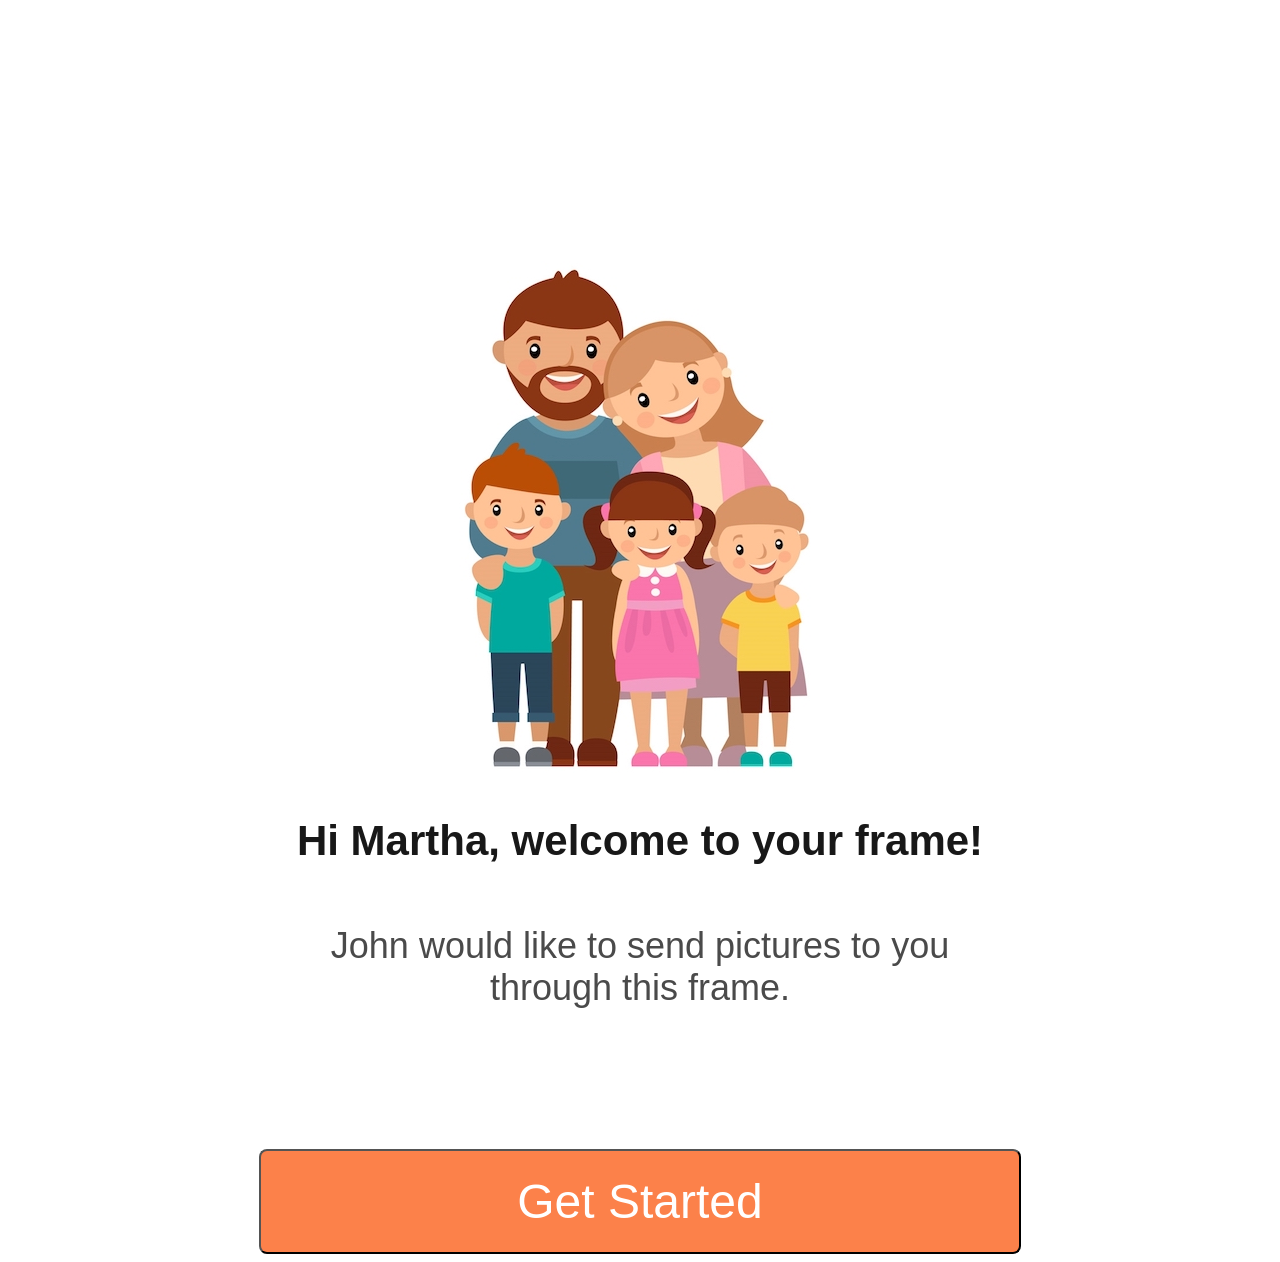
<file: index.html>
<!DOCTYPE html>
<html lang="en" dir="ltr">
  <head>
    <meta charset="utf-8">
    <title></title>
    <link rel="stylesheet" href="static/css/style.css" />
  </head>
  <body>
    <div>
      <img src="static/img/family.jpg" alt="Happy family" style="margin-top:20%"></img>
      <h1>Hi Martha, welcome to your frame!</h1>
      <h2 style="margin-top: 60px; margin-bottom:140px;">John would like to send pictures to you <br/> through this frame.</h2>
      <a href="Notifscreen.html">
        <button class="primary_button" type="button" name="button">Get Started</button>
      </a>
    </div>
  </body>
</html>
</file>
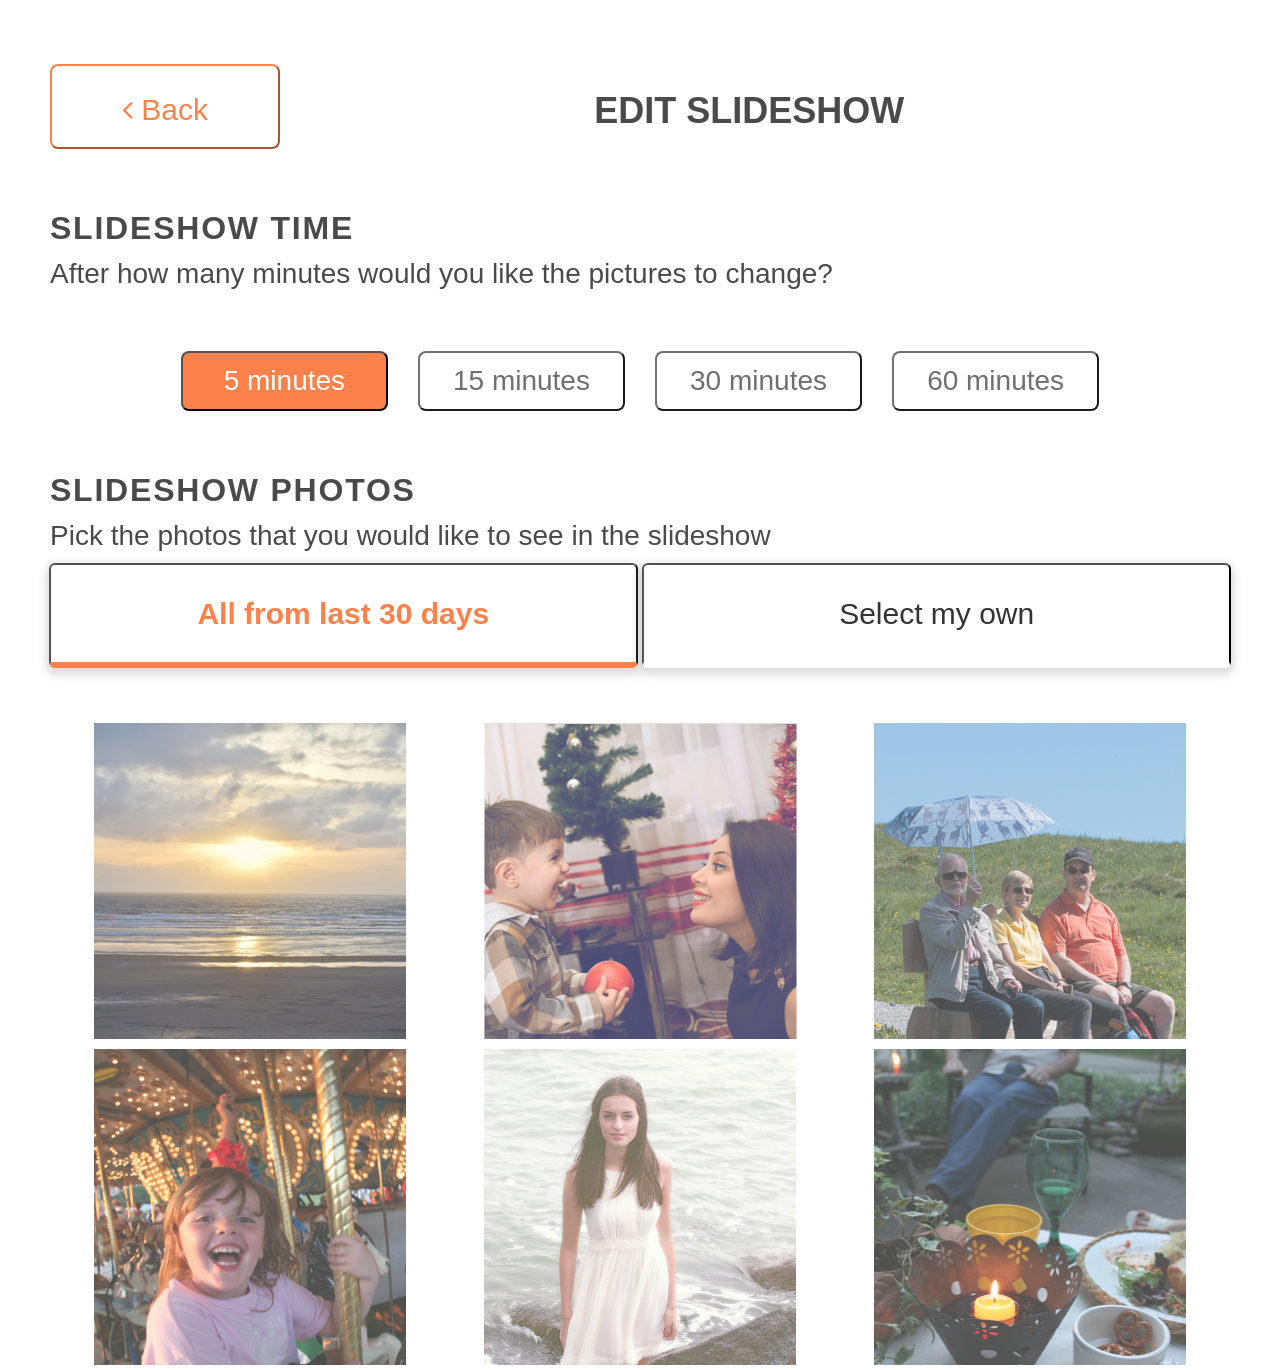
<file: edit_show.html>
<!DOCTYPE html>
<html lang="en" dir="ltr">
  <head>
    <meta charset="utf-8">
    <meta name="viewport" content="width=device-width, initial-scale=1">
    <link rel="stylesheet" href="https://maxcdn.bootstrapcdn.com/bootstrap/3.3.7/css/bootstrap.min.css">
    <script src="https://ajax.googleapis.com/ajax/libs/jquery/3.3.1/jquery.min.js"></script>
    <script src="https://maxcdn.bootstrapcdn.com/bootstrap/3.3.7/js/bootstrap.min.js"></script>
    <link rel="stylesheet" href="https://cdnjs.cloudflare.com/ajax/libs/font-awesome/4.7.0/css/font-awesome.min.css">
    <link rel="stylesheet" href="static/css/style.css"/>
    <script type="text/javascript" src="main.js"></script>
    <title></title>
  </head>
  <body>
    <div class="row" style="margin-top: 5%;">
      <div class="col-md-2">
        <a href="gallery.html">
          <button class="secondary_button_small" style="width: 230px; margin-left: 50px;">
            <i class="fa fa-angle-left"></i>
            Back
          </button>
        </a>
      </div>
      <div>
        <p class="title">EDIT SLIDESHOW</p>
      </div>
    </div>

    <div>
      <p class="heading">SLIDESHOW TIME</p>
      <p class="sub-heading">After how many minutes would you like the pictures to change?</p>
      <div class="row">
        <button class="time-button">5 minutes</button>
        <button class="time_button_inactive">15 minutes</button>
        <button class="time_button_inactive">30 minutes</button>
        <button class="time_button_inactive">60 minutes</button>
      </div>
    </div>

    <div class="photo_section">
      <p class="heading">SLIDESHOW PHOTOS</p>
      <p class="sub-heading">Pick the photos that you would like to see in the slideshow</p>
      <div class="row">
        <button class="tab-button button-active" id="first" value="first" onclick="switchTabs(this)">All from last 30 days</button>
        <button class="tab-button" id="second" value="second" onclick="switchTabs(this)">Select my own</button>
      </div>

      <div id="photogallery">
        <div class="container">
          <div class="row">
            <div class="col-md-4">
              <img class="picadjust" src="static/img/gal1.png" alt="Gallery picture 1">
            </div>
            <div class="col-md-4" class="photolayout">
              <img class="picadjust" src="static/img/gal2.png" id="girl" alt="Gallery picture 2" onclick="addCheck(this,'girl')">
            </div>
            <div class="col-md-4">
              <img class="picadjust" src="static/img/gal3.png" id="group" alt="Gallery picture 3" onclick="addCheck(this,'old')">
            </div>
          </div>
        <div class="row">
            <div class="col-md-4">
              <img class="picadjust" src="static/img/gal4.png" alt="Gallery picture 4">
            </div>
            <div class="col-md-4">
              <img class="picadjust" src="static/img/gal5.png" alt="Gallery picture 5">
            </div>
            <div class="col-md-4">
              <img class="picadjust" src="static/img/gal6.png" alt="Gallery picture 6">
            </div>
          </div>
        </div>
      </div>

      <div class="edit_buttons fixed_bottom">
        <a href="edit_show.html">
            <button class="secondary_button_small" type="button" name="button">CANCEL</button>
        </a>
        <a href="image_view.html">
            <button class="primary_button_small" type="button" name="button" style="margin-left:5%">APPLY</button>
        </a>
      </div>
    </div>
  </body>
</html>
</file>
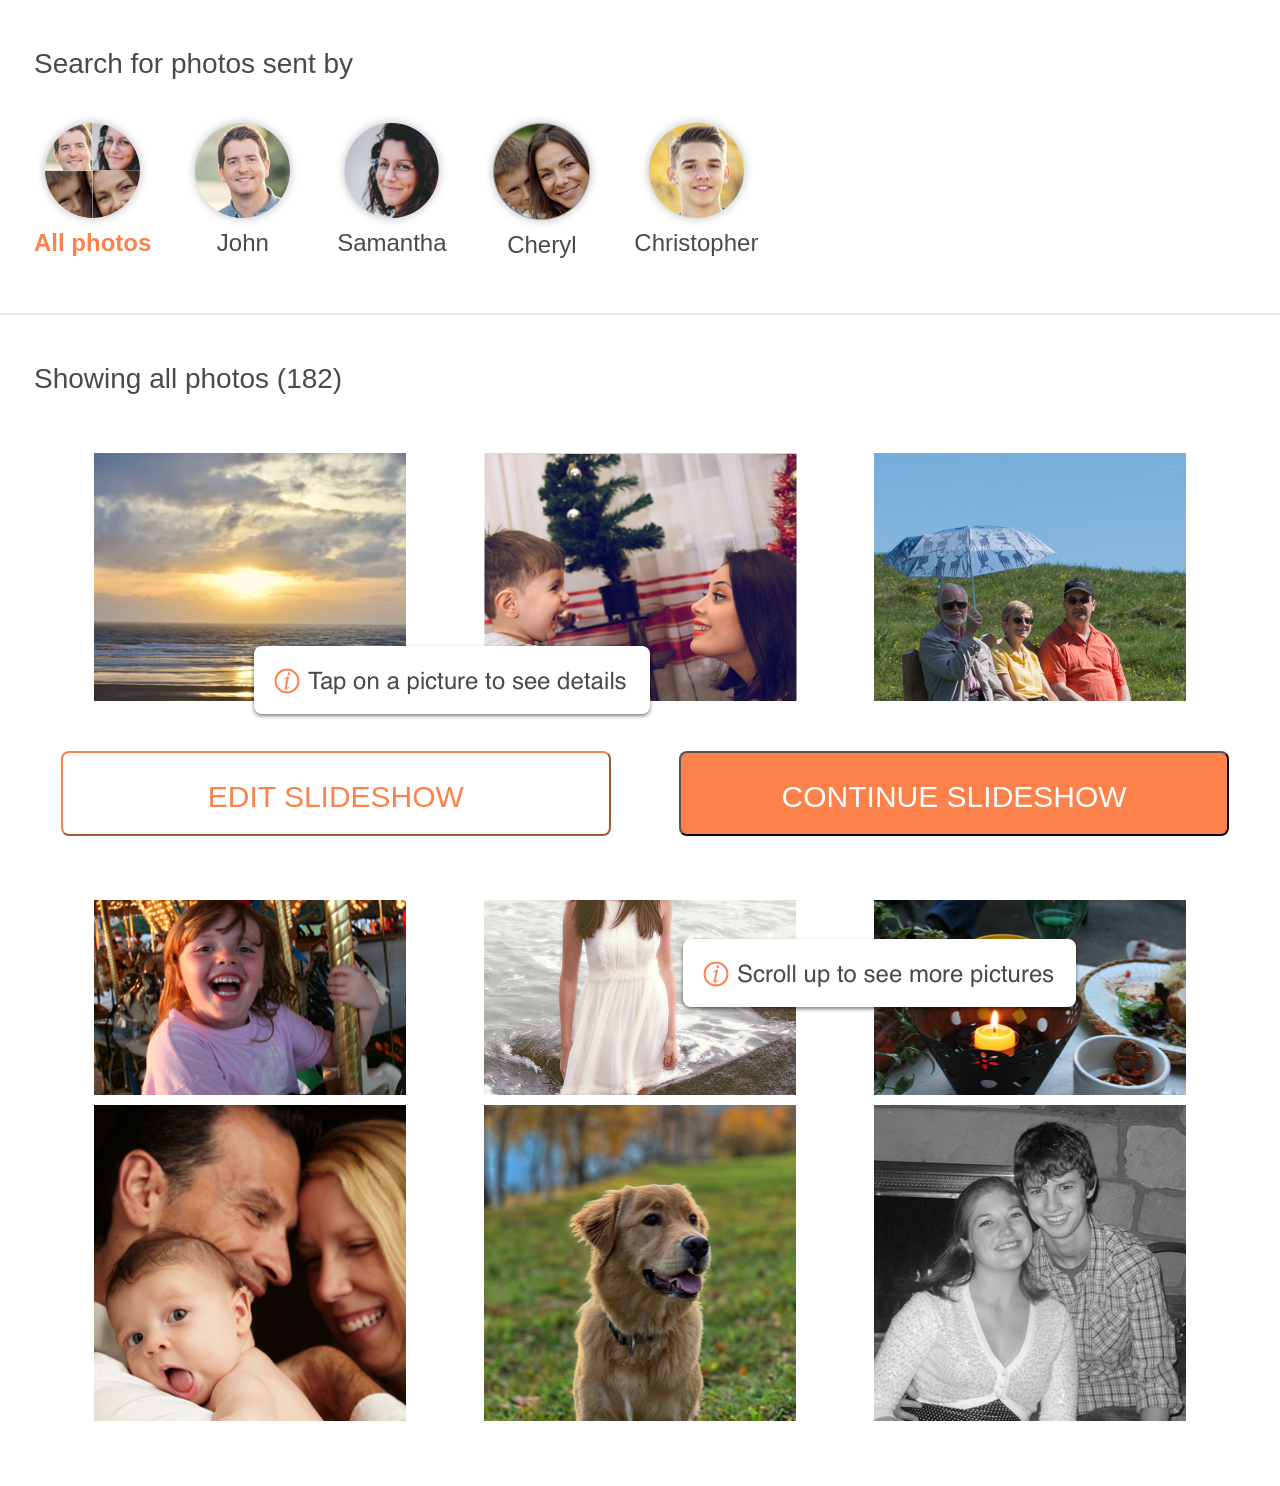
<file: gallery.html>
<!DOCTYPE html>
<html lang="en" dir="ltr">
  <head>
    <meta charset="utf-8">
    <meta name="viewport" content="width=device-width, initial-scale=1">
    <link rel="stylesheet" href="https://maxcdn.bootstrapcdn.com/bootstrap/3.3.7/css/bootstrap.min.css">
    <script src="https://ajax.googleapis.com/ajax/libs/jquery/3.3.1/jquery.min.js"></script>
    <script src="https://maxcdn.bootstrapcdn.com/bootstrap/3.3.7/js/bootstrap.min.js"></script>
    <link rel="stylesheet" href="static/css/style.css"/>
    <title></title>
  </head>
  <body>
    <div>
      <h2 class="gallerysearch">Search for photos sent by</h2><br>
      <div>
        <div class="person">
          <img src="static/img/pic1.png" alt="View all photos"></img>
          <p class="gallerytext selected"> All photos </p>
        </div>
        <div class="person">
          <img src="static/img/pic2.png" alt="View all photos sent by John"></img>
          <p class="gallerytext"> John </p>
        </div>
        <div class="person">
          <img src="static/img/pic3.png" alt="View all photos sent by Samantha"></img>
          <p class="gallerytext"> Samantha </p>
        </div>
        <div class="person">
          <img src="static/img/pic4.png" alt="View all photos sent by Cheryl"></img>
          <p class="gallerytext"> Cheryl </p>
        </div>
        <div class="person">
          <img src="static/img/pic5.png" alt="View all photos sent by Christopher"></img>
          <p class="gallerytext"> Christopher </p>
        </div>
      </div>
      <br><br><br><br><br><br><br><br><br><hr class="line">
      <h2 class="gallerysearch">Showing all photos (182)</h2>
    </div>
    <div>
      <div class="container">
        <div class="row">
          <div class="col-md-4">
            <img src="static/img/info_tappicture.png" class="info_overlay"></img>
            <img class="picadjust" src="static/img/gal1.png" alt="Gallery picture 1">
          </div>
          <div class="col-md-4" class="photolayout">
            <img class="picadjust" src="static/img/gal2.png" alt="Gallery picture 2">
          </div>
          <div class="col-md-4">
            <img class="picadjust" src="static/img/gal3.png" alt="Gallery picture 3">
          </div>
        </div>
      <div class="row">
          <div class="col-md-4">
            <img src="static/img/info_scroll.png" class="info_overlay" style="left:160%; top:50%"></img>
            <img class="picadjust" src="static/img/gal4.png" alt="Gallery picture 4">
          </div>
          <div class="col-md-4">
            <img class="picadjust" src="static/img/gal5.png" alt="Gallery picture 5">
          </div>
          <div class="col-md-4">
            <img class="picadjust" src="static/img/gal6.png" alt="Gallery picture 6">
          </div>
        </div>
      <div class="row">
          <div class="col-md-4">
            <a href="image_view.html">
            <img class="picadjust" src="static/img/gal7.png" alt="Gallery picture 7">
            </a>
          </div>
          <div class="col-md-4">
            <img class="picadjust" src="static/img/gal8.png" alt="Gallery picture 8">
          </div>
          <div class="col-md-4">
            <img class="picadjust" src="static/img/gal9.png" alt="Gallery picture 9">
          </div>
        </div>
      </div>
    </div>
    <div class="fixed_bottom">
      <a href="edit_show.html">
          <button class="secondary_button_small" type="button" name="button">EDIT SLIDESHOW</button>
      </a>
      <a href="image_view.html">
          <button class="primary_button_small" type="button" name="button" style="margin-left:5%">CONTINUE SLIDESHOW</button>
      </a>
    </div>
    <br><br><br>
  </body>
</html>
</file>
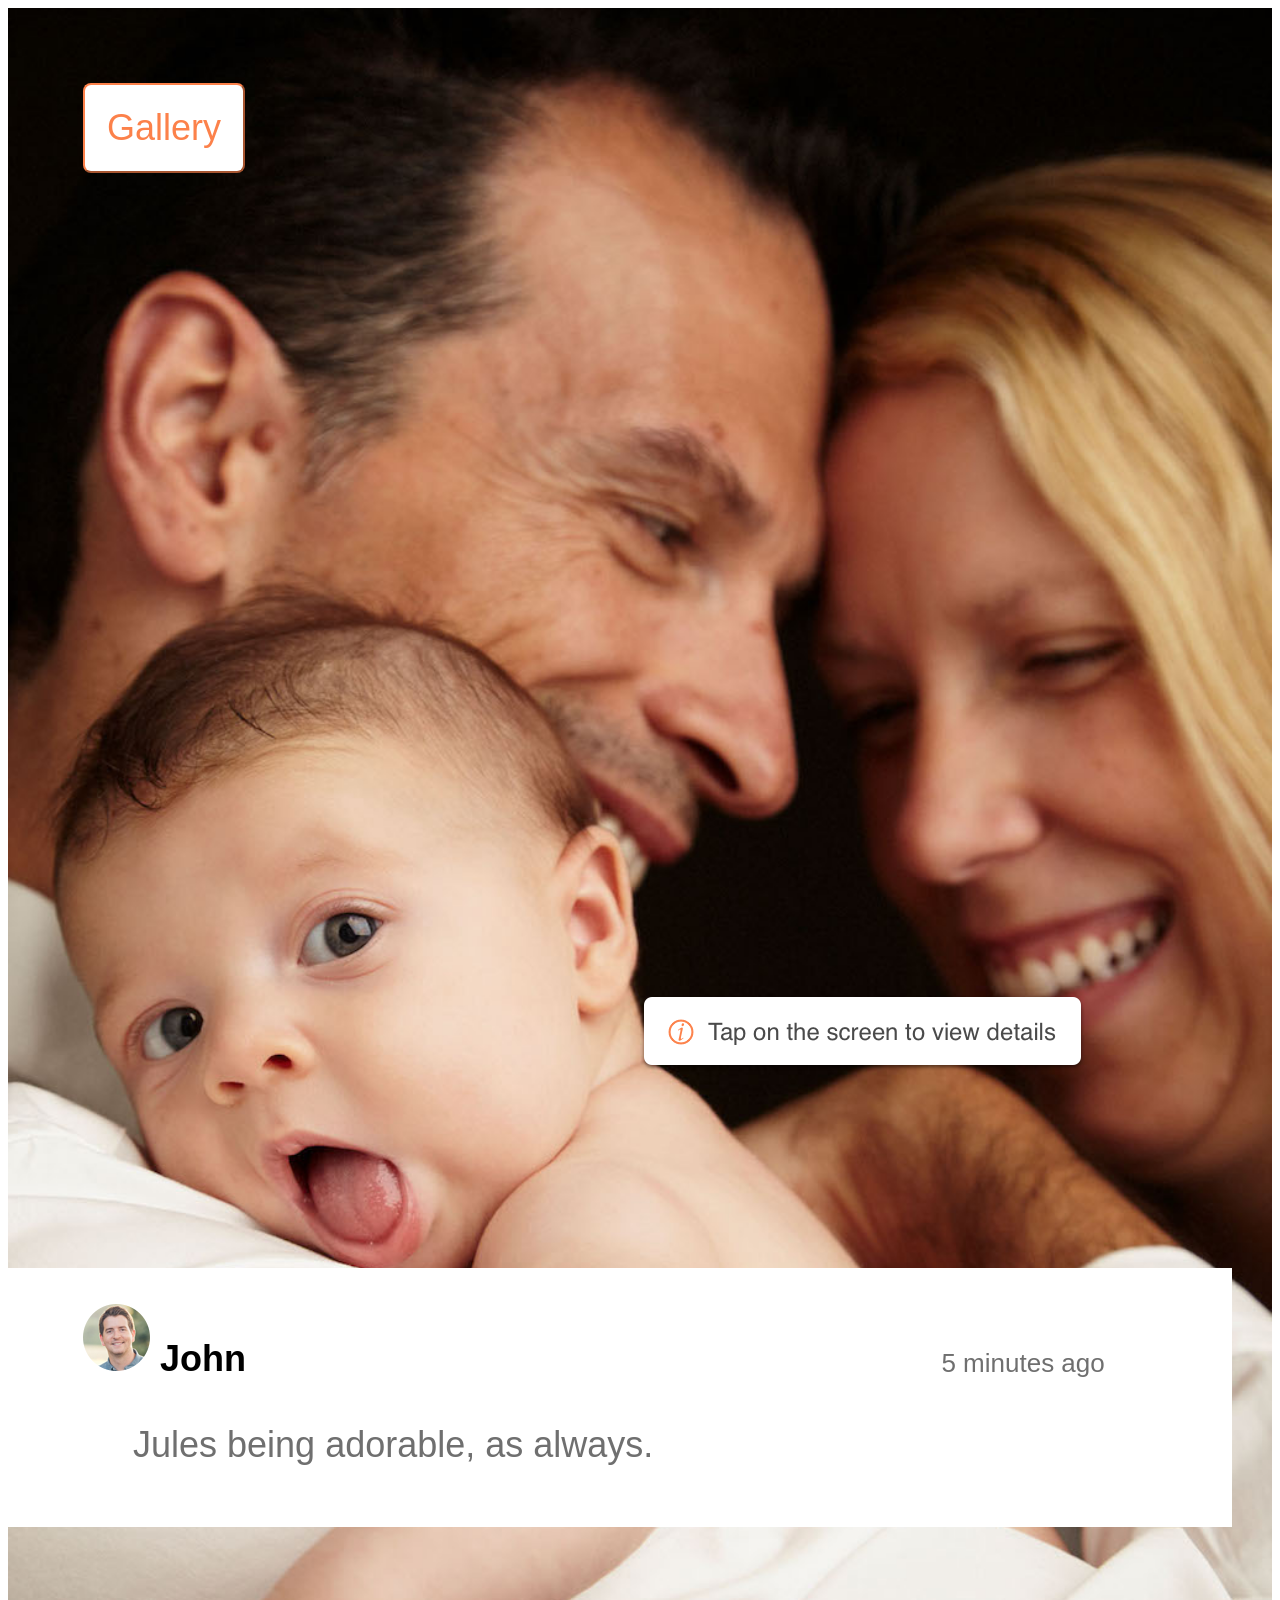
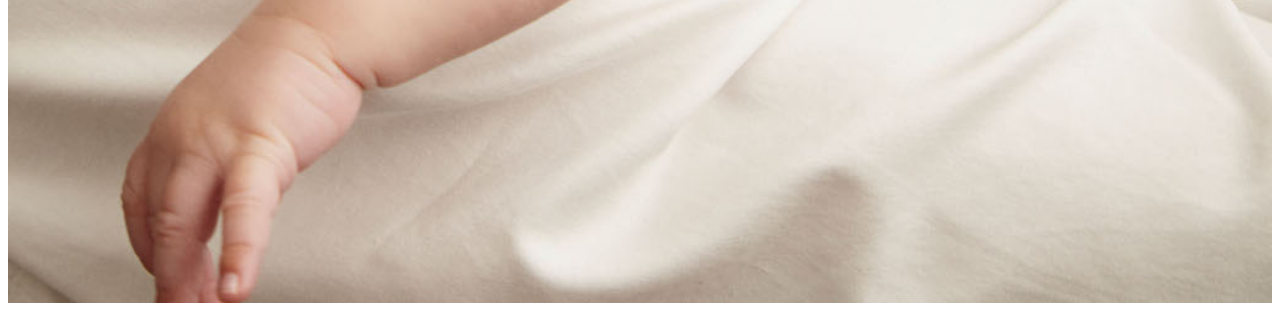
<file: image_view.html>
<!DOCTYPE html>
<html lang="en" dir="ltr">
  <head>
    <meta charset="utf-8">
    <meta name="viewport" content="width=device-width, initial-scale=1, maximum-scale=1" />
    <link rel="stylesheet" href="https://maxcdn.bootstrpcdn.com/bootstrap/3.3.7/css/bootstrap.min.css">
    <script src="https://ajax.googleapis.com/ajax/libs/jquery/3.3.1/jquery.min.js"></script>
    <script src="https://maxcdn.bootstrapcdn.com/bootstrap/3.3.7/js/bootstrap.min.js"></script>
    <link rel="stylesheet" href="static/css/style.css" />
    <script type="text/javascript" src="main.js"></script>
    <title></title>
  </head>
  <body>
    <div class="wrapper">
      <div id="display">
        <div class="mycontainer" onclick="showCTA()">
          <img src="static/img/baby2.jpg" style=""></img>
          <img src="static/img/info_tapscreen.png" id="tapscreen"class="info_overlay" style="top:52%"></img>
          <a href="gallery.html">
          <button class="secondary_button" id="gallery">Gallery</button> </a>
        </div>
        <div class="container caption">
          <div class="row" style="width: 100%; height: 120px;">
            <div class="col-md-9" style="float: left;width: 70%; height: 75px;">
              <div class="user">
                <p><img src="static/img/john_image.png"></img>
                John</p>
              </div>
            </div>
            <div class="col-md-3" style="height: 75px; width: 25%; float: right; margin-top: 5%;">
              <p class="time">5 minutes ago</p>
            </div>
          </div>
          <p class="message"> Jules being adorable, as always.</p>

          <div class="reply">
            <hr/>
            <textarea class="reply_input" placeholder="Write a reply for John" autofocus></textarea>
            <div class="row" id="reply_cta_buttons">
              <button class="secondary_button_small" onclick="hideReply()">CANCEL</button>
              <button class="primary_button_small" onclick="sendReply()" style="margin-left: 7%;">SEND</button>
            </div>
          </div>

          <div class="multiple_replies">
            <hr/>
            <img src="static/img/replies.png" style="margin-top: 50px; width: 100%">
          </div>

          <div class="row" id="cta_buttons">
            <button class="primary_button_small" onclick="writeReply()" style="margin-right: 5%;">REPLY</button>
            <button class="primary_button_small" onclick="makeCall()">CALL</button>
          </div>
        </div>
      </div>
      <div id="overlay">
        <a href="5823453932">
          <p class="name">John Mobile</p>
          <p class="number">+1 5823453932</p>
        </a>
        <hr/>
        <a href="5823453932">
          <p class="name">John Office</p>
          <p class="number">+1 5823453932</p>
        </a>
        <hr/>
        <div class="row">
          <button class="secondary_button_small" onclick="cancelCall()">CANCEL</button>
          <button class="primary_button_small" style="margin-left: 5%">CALL</button>
        </div>
      </div>
    </div>
  </body>
</html>
</file>
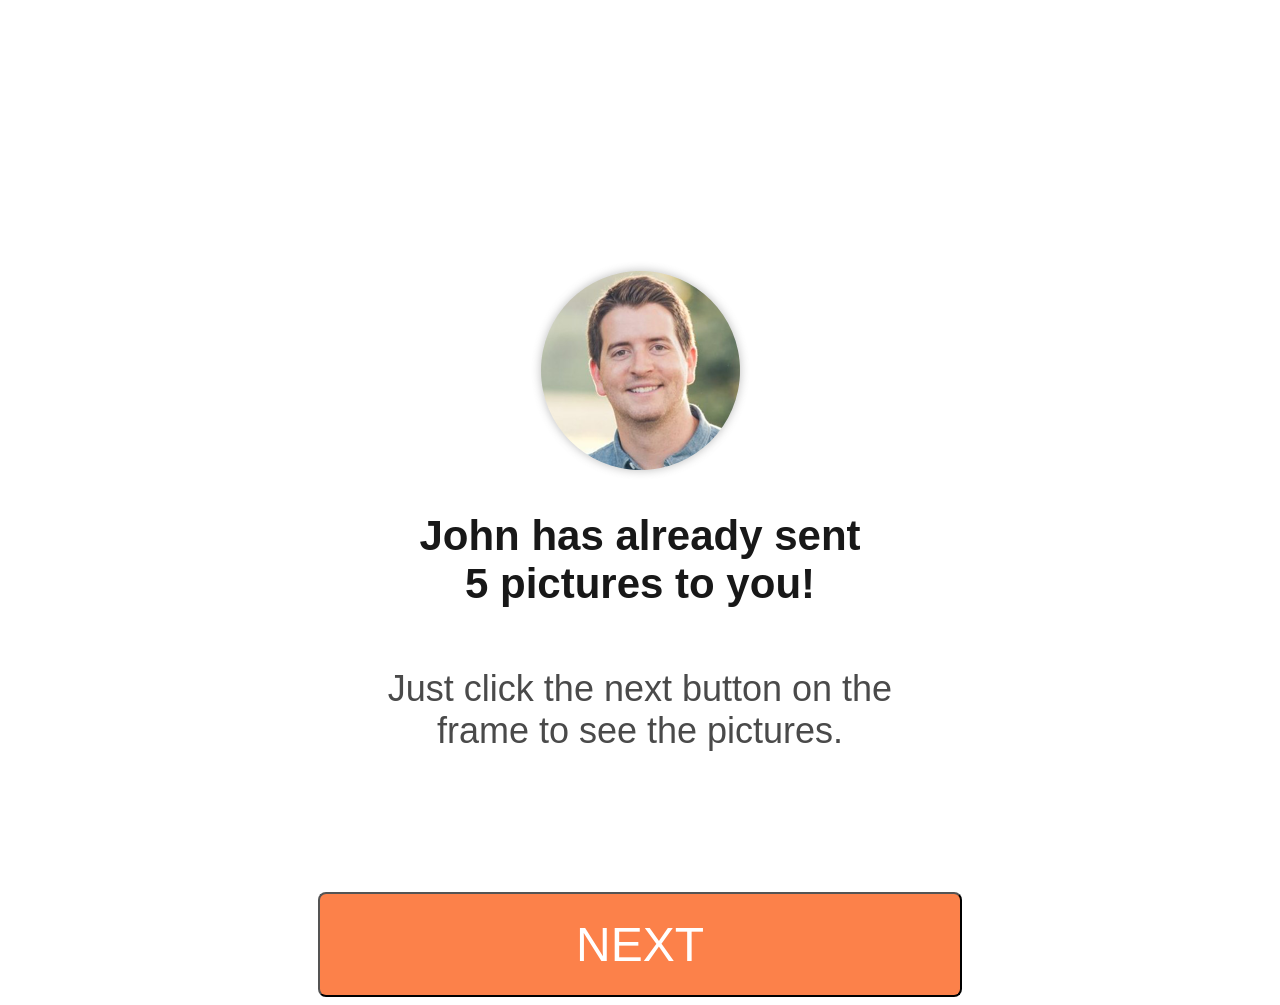
<file: Notifscreen.html>
<!DOCTYPE html>
<html lang="en" dir="ltr">
  <head>
    <meta charset="utf-8">
    <title></title>
    <link rel="stylesheet" href="static/css/style.css" />
  </head>
  <body>
    <div>
      <img style="margin-top: 20%;" src="static/img/john.png" alt="Happy family"></img>
      <h1>John has already sent <br>5 pictures to you!</h1>
      <h2 style="margin-top: 60px; margin-bottom:140px;">Just click the next button on the <br/> frame to see the pictures.</h2>
      <a href="image_view.html">
        <button class="primary_button" type="button" name="button">NEXT</button>
      </a>
    </div>
  </body>
</html>
</file>
<file: static/css/style.css>
body, h1, h2, h3, h4, h5 ,h6 {
  font-family: Arial, Helvetica, sans-serif;
  text-align: center;
}

#display {
  position: relative;
}

.caption {
  padding: 0px 75px;
  padding-bottom: 25px;
  width: 85%;
  background-color: white;
  position: absolute;
  bottom: 20%;
  left: 0;
}

#overlay {
  display: none;
  border-radius: 6px;
  width: 700px;
  height: 600px;
  background-color: white;
  position: absolute;
  top: 25%;
  left: 15%;
}

.name {
  margin-top: 50px;
  font-size: 36px;
  font-weight: bold;
  color: #6F6F6F;
}

.number {
  margin-bottom: 50px;
  font-size: 36px;
  font-weight: normal;
  color: #6F6F6F;
}

.message {
  font-size: 36px;
  color: #6F6F6F;
  text-align: left;
  margin-left: 50px;
}

.mycontainer {
  position: relative;
}

.info_overlay {
  position: absolute;
  z-index: 1;
  top: 60%;
  left: 50%;
  width: initial !important;
}

.mycontainer img {
  width: 100%;
}

.mycontainer button {
  position: absolute;
  top: 75px;
  left: 75px;
}

.container {
  margin-top: 50px;
}

.time {
  font-size: 26px;
  color: #6F6F6F;
}
.user p {
  font-size: 36px;
  font-weight: bold;
  text-align: left;
}
.secondary_button {
  background-color: #FFFFFF;
  border-radius: 8px;
  border-width: 2px;
  border-color: #FC814A;
  color: #FC814A;
  font-size: 36px;
  padding: 22px;
  text-align: center;
  box-shadow: 0px, 2px, 4px, 0px, #000000;
}
.primary_button{
  background-color: #FC814A;
  border-radius: 8px;
  color: white;
  font-size: 48px;
  padding: 23px 256px;
  text-align: center;
}

/* .primary_small_button{
  line-height: 45px;
  width: 440px;
  margin-top: 50px;
  text-align: center;
  height: 90px;
  background-color: #FC814A;
  border-radius: 8px;
  color: white;
  font-size: 42px;
  padding: 23px;
} */

h1 {
  color: #181818;
  font-size: 42px;
  font-weight: bold;
}

h2 {
  color: #4A4A4A;
  font-size: 36px;
  font-weight: normal;
}

#cta_buttons {
  display: none;
}

.reply_input {
  margin-left: 15px;
  margin-top: 45px;
  padding-left: 30px;
  padding-top: 30px;
  line-height: 30px;
	height: 219px;
	width: 90%;
	border: 1px solid #979797;
	border-radius: 8px;
  font-size: 26px;
  font-weight: normal;
}

.reply {
  display: none;
}

.multiple_replies {
  display: none;
}

.gallerytext {
  color: #4A4A4A;
  font-family: Helvetica;
  font-size: 24px;
  line-height: 29px;
  text-align: center;
  vertical-align: middle;
}

.person{
  position: relative;
  float: left;
  padding-left: 34px;
}

.gallerysearch {
  color: #4A4A4A;
  font-family: Helvetica;
  font-size: 28px;
  line-height: 38px;
  text-align: left;
  padding-left: 34px;
  padding-top:25px;
}

.line{
  border: 1px solid #979797;  opacity: 0.2;
}

.primary_button_small{
  margin-top: 50px;
  background-color: #FC814A;
  border-radius: 8px;
  color: white;
  font-size: 30px;
  padding: 23px 40px;
  text-align: center;
  height: 85px;
  width: 43%;
  box-shadow: 0px, 2px, 4px, 0px, #000000;
  /* margin-left:56px; */
}

.secondary_button_small {
  background-color: #FFFFFF;
  border-radius: 8px;
  border-width: 2px;
  border-color: #FC814A;
  color: #FC814A;
  font-size: 30px;
  padding: 23px 40px;
  text-align: center;
  height: 85px;
  width: 43%;
  box-shadow: 0px, 2px, 4px, 0px, #000000;
  margin-left:10px;
}

.photolayout{
  padding:0;
  margin-left: -10px;
  margin-right: -10px;
}

.picadjust{
  margin: 5px -5px;
}

.selected{
  color: #FC814A;
  font-weight: bold;
}

.title {
  color: #4A4A4A;
  font-size: 36px;
  font-weight: bold;
  line-height: 43px;
  text-align: center;
  margin-top: 25px;
}

.heading {
  margin-top: 60px;
  padding-left: 50px;
  text-align: left;
  color: #4A4A4A;
  font-family: Helvetica;
  font-size: 32px;
  font-weight: bold;
  letter-spacing: 1.78px;
  line-height: 38px
}

.sub-heading {
  padding-left: 50px;
  text-align: left;
  color: #4A4A4A;
  font-family: Helvetica;
  font-size: 28px;
  line-height: 34px;
}

.time-button {
  margin-top: 50px;
	height: 60px;
  width: 207px;
  border-radius: 8px;
  background-color: #FC814A;
  font-size: 28px;
  line-height: 34px;
  text-align: center;
  color: white;
  font-weight: normal;
}

.time_button_inactive {
  margin-left: 2%;
  margin-top: 50px;
	height: 60px;
  width: 207px;
  border-radius: 8px;
  border-color: #6f6f6f;
  background-color: white;
  font-size: 28px;
  line-height: 34px;
  text-align: center;
  color: #6F6F6F;
  font-weight: normal;
}

.tab-button {
  height: 105px;
  width: 45%;
  background-color: white;
  box-shadow: 0 4px 8px 3px rgba(188,188,188,0.5);
  font-size: 30px;
  line-height: 36px;
  text-align: center;
  border-bottom: 6px solid white;
  border-radius: 6px;
}

.button-active {
  color: #FC814A;
  font-weight: bold;
  border-bottom: 6px solid #FC814A;
  border-radius: 6px;
}

.edit_buttons {
  display: none;
}

#photogallery {
  opacity: 0.7;
}

.fixed_bottom {
  position: fixed;
  bottom: 0;
  width: 100%;
  background-color: white;
  padding-bottom: 5%;
}
</file>
